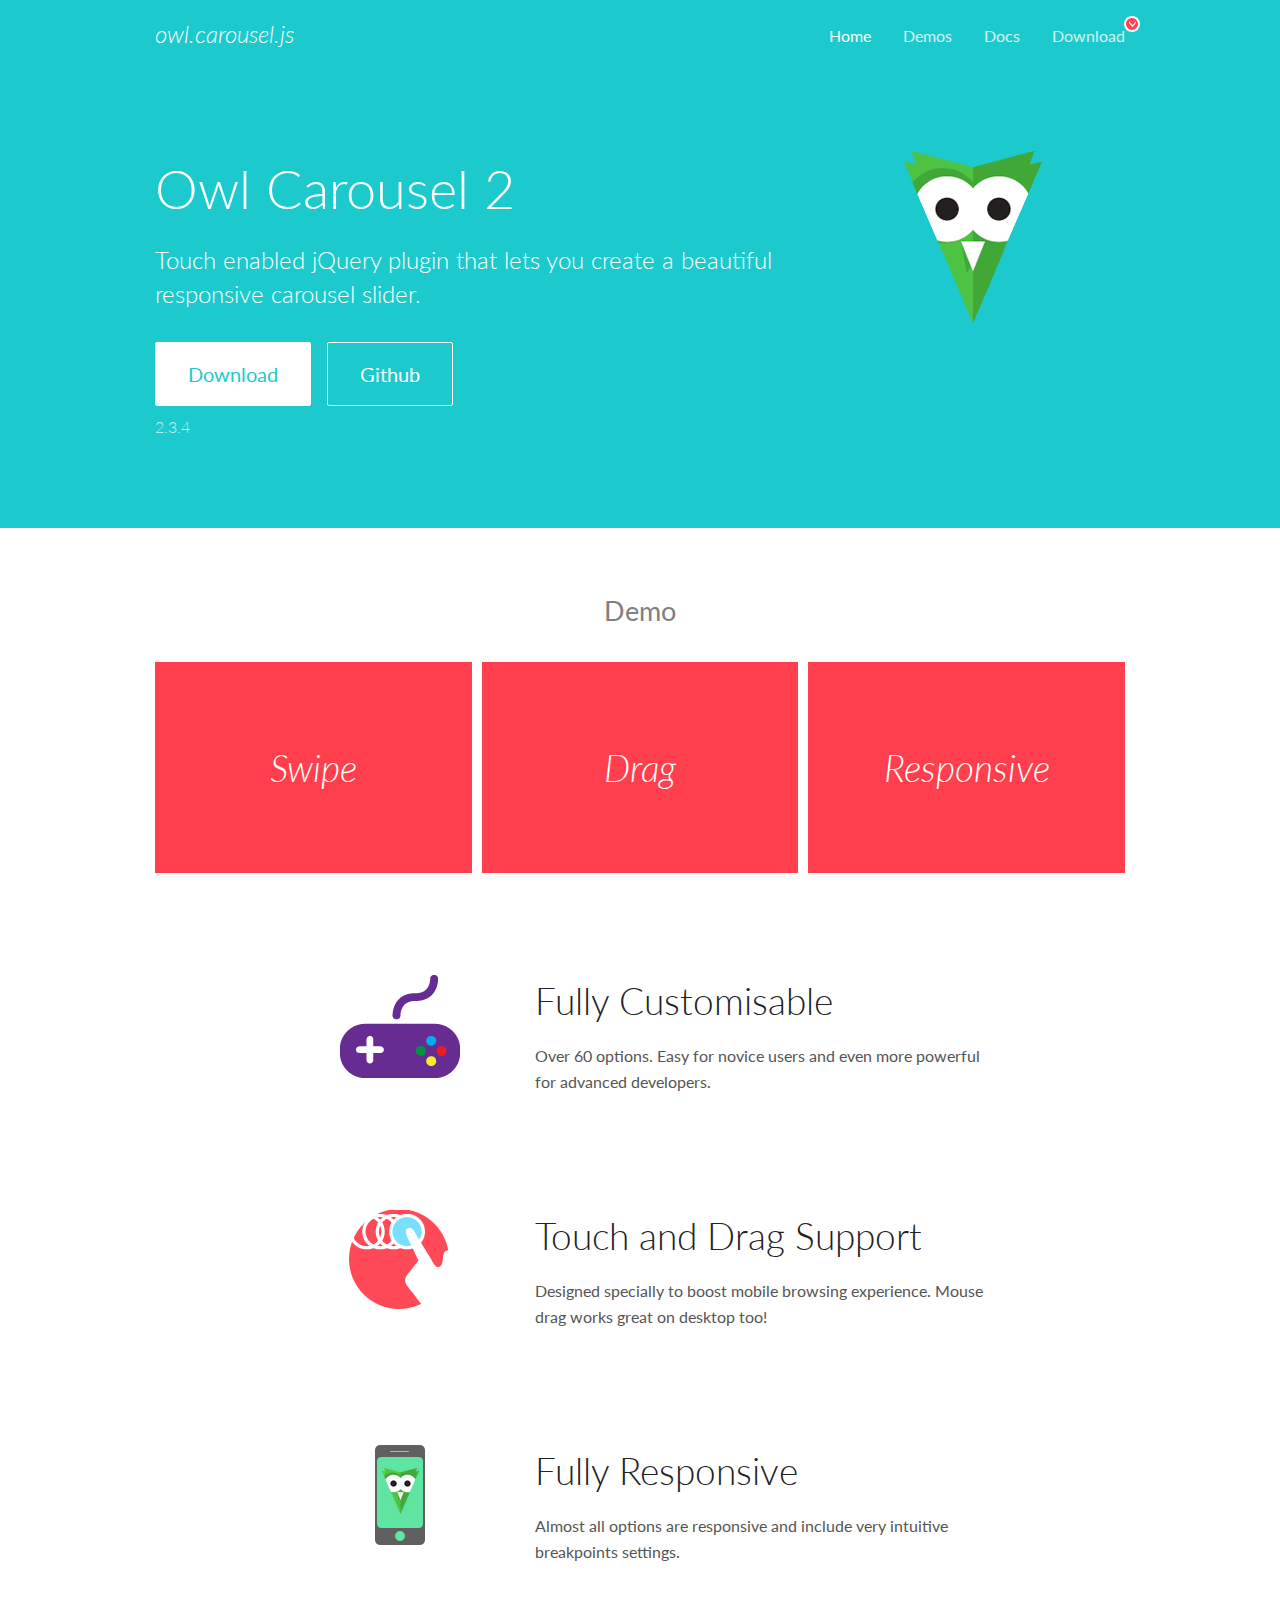
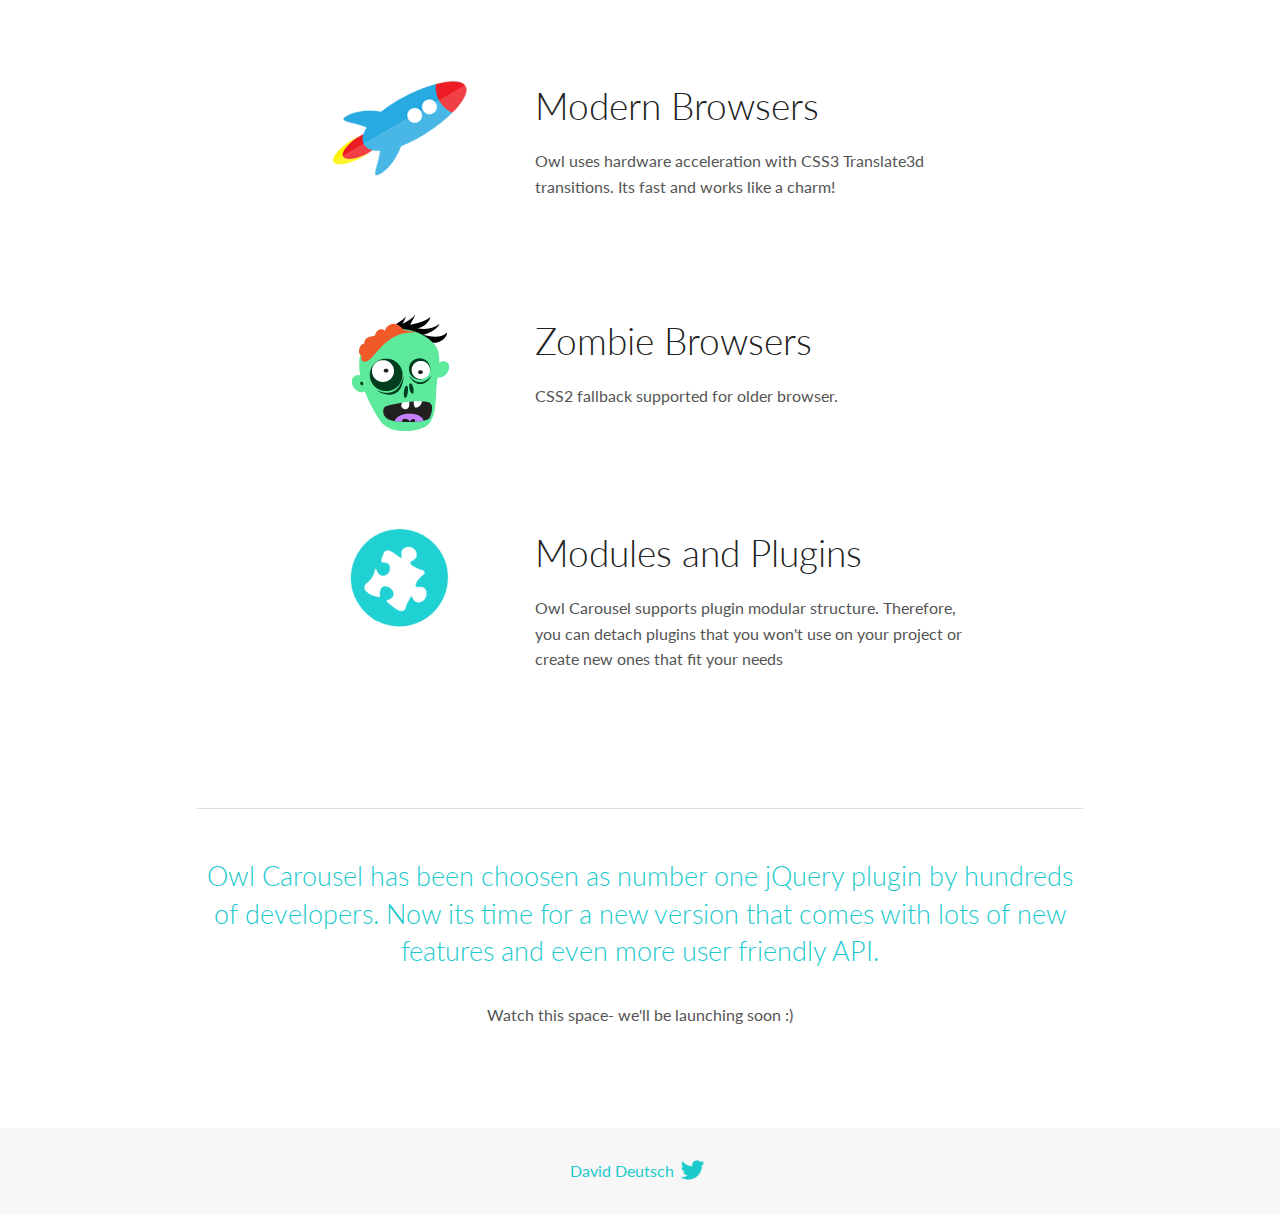
<file: static/owcaroulsel/OwlCarousel2-2.3.4/docs/index.html>
<!DOCTYPE html>
<html lang="en">
  <head>

    <!-- head -->
    <meta charset="utf-8">
    <meta name="msapplication-tap-highlight" content="no" />
    <meta name="viewport" content="width=device-width, initial-scale=1.0" />
    <meta name="description" content="Touch enabled jQuery plugin that lets you create beautiful responsive carousel slider.">
    <meta name="author" content="David Deutsch">
    <title>
      Home | Owl Carousel | 2.3.4
    </title>

    <!-- Stylesheets -->
    <link href='https://fonts.googleapis.com/css?family=Lato:300,400,700,400italic,300italic' rel='stylesheet' type='text/css'>
    <link rel="stylesheet" href="assets/css/docs.theme.min.css">

    <!-- Owl Stylesheets -->
    <link rel="stylesheet" href="assets/owlcarousel/assets/owl.carousel.min.css">
    <link rel="stylesheet" href="assets/owlcarousel/assets/owl.theme.default.min.css">

    <!-- HTML5 shim and Respond.js IE8 support of HTML5 elements and media queries -->

    <!--[if lt IE 9]>
      <script src="https://oss.maxcdn.com/libs/html5shiv/3.7.0/html5shiv.js"></script>
      <script src="https://oss.maxcdn.com/libs/respond.js/1.3.0/respond.min.js"></script>
    <![endif]-->

    <!-- Favicons -->
    <link rel="apple-touch-icon-precomposed" sizes="144x144" href="assets/ico/apple-touch-icon-144-precomposed.png">
    <link rel="shortcut icon" href="assets/ico/favicon.png">
    <link rel="shortcut icon" href="favicon.ico">

    <!-- Yeah i know js should not be in header. Its required for demos.-->

    <!-- javascript -->
    <script src="assets/vendors/jquery.min.js"></script>
    <script src="assets/owlcarousel/owl.carousel.js"></script>
  </head>
  <body>

    <!-- header -->
    <header class="header">
      <div class="row">
        <div class="large-12 columns">
          <div class="brand left">
            <h3>
              <a href="/OwlCarousel2/">owl.carousel.js</a> 
            </h3>
          </div>
          <a id="toggle-nav" class="right">
            <span></span> <span></span> <span></span> 
          </a> 
          <div class="nav-bar">
            <ul class="clearfix">
              <li class="active">
                <a href="/OwlCarousel2/index.html">Home</a> 
              </li>
              <li> <a href="/OwlCarousel2/demos/demos.html">Demos</a>  </li>
              <li> <a href="/OwlCarousel2/docs/started-welcome.html">Docs</a>  </li>
              <li>
                <a href="https://github.com/OwlCarousel2/OwlCarousel2/archive/2.3.4.zip">Download</a> 
                <span class="download"></span> 
              </li>
            </ul>
          </div>
        </div>
      </div>
    </header>

    <!-- home panel -->
    <section id="hero">
      <div class="row">
        <div class="large-8 medium-8 columns">
          <h1>Owl Carousel 2</h1>
          <h4>Touch enabled jQuery plugin that lets you create a beautiful responsive carousel slider.</h4>
          <a href="https://github.com/OwlCarousel2/OwlCarousel2/archive/2.3.4.zip" class="hero-button">Download</a> 
          <a href="https://github.com/OwlCarousel2/OwlCarousel2" class="hero-button outline">Github</a> 
          <p>2.3.4</p>
        </div>
        <div class="large-4 medium-4 columns">
          <img class="owl-logo" src="assets/img/owl-logo.png" alt="mr. Owl">
        </div>
      </div>
    </section>

    <!-- body -->
    <div class="home-demo">
      <div class="row">
        <div class="large-12 columns">
          <h3>Demo</h3>
          <div class="owl-carousel">
            <div class="item">
              <h2>Swipe</h2>
            </div>
            <div class="item">
              <h2>Drag</h2>
            </div>
            <div class="item">
              <h2>Responsive</h2>
            </div>
            <div class="item">
              <h2>CSS3</h2>
            </div>
            <div class="item">
              <h2>Fast</h2>
            </div>
            <div class="item">
              <h2>Easy</h2>
            </div>
            <div class="item">
              <h2>Free</h2>
            </div>
            <div class="item">
              <h2>Upgradable</h2>
            </div>
            <div class="item">
              <h2>Tons of options</h2>
            </div>
            <div class="item">
              <h2>Infinity</h2>
            </div>
            <div class="item">
              <h2>Auto Width</h2>
            </div>
          </div>
        </div>
      </div>
    </div>
    <script>
      var owl = $('.owl-carousel');
      owl.owlCarousel({
        margin: 10,
        loop: true,
        responsive: {
          0: {
            items: 1
          },
          600: {
            items: 2
          },
          1000: {
            items: 3
          }
        }
      })
    </script>

    <!-- features -->
    <div id="features">
      <div class="row">
        <div class="small-12 medium-9 small-centered columns">
          <section class="row feature">
            <div class="medium-4 small-12 columns">
              <img src="assets/img/feature-options.png" alt="">
            </div>
            <div class="medium-8 small-12 columns">
              <h2>Fully Customisable</h2>
              <p>Over 60 options. Easy for novice users and even more powerful for advanced developers.</p>
            </div>
          </section>
          <section class="row feature">
            <div class="medium-4 small-12 columns">
              <img src="assets/img/feature-drag.png" alt="">
            </div>
            <div class="medium-8 small-12 columns">
              <h2>Touch and Drag Support</h2>
              <p>Designed specially to boost mobile browsing experience. Mouse drag works great on desktop too!</p>
            </div>
          </section>
          <section class="row feature">
            <div class="medium-4 small-12 columns">
              <img src="assets/img/feature-responsive.png" alt="">
            </div>
            <div class="medium-8 small-12 columns">
              <h2>Fully Responsive</h2>
              <p>Almost all options are responsive and include very intuitive breakpoints settings.</p>
            </div>
          </section>
          <section class="row feature">
            <div class="medium-4 small-12 columns">
              <img src="assets/img/feature-modern.png" alt="">
            </div>
            <div class="medium-8 small-12 columns">
              <h2>Modern Browsers</h2>
              <p>Owl uses hardware acceleration with CSS3 Translate3d transitions. Its fast and works like a charm! </p>
            </div>
          </section>
          <section class="row feature">
            <div class="medium-4 small-12 columns">
              <img src="assets/img/feature-zombie.png" alt="">
            </div>
            <div class="medium-8 small-12 columns">
              <h2>Zombie Browsers</h2>
              <p>CSS2 fallback supported for older browser.</p>
            </div>
          </section>
          <section class="row feature">
            <div class="medium-4 small-12 columns">
              <img src="assets/img/feature-module.png" alt="">
            </div>
            <div class="medium-8 small-12 columns">
              <h2>Modules and Plugins</h2>
              <p>Owl Carousel supports plugin modular structure. Therefore, you can detach plugins that you won&#x27;t use on your project or create new ones that fit your needs</p>
            </div>
          </section>
        </div>
      </div>
    </div>

    <!-- footer -->
    <section id="teaser-text">
      <div class="row">
        <div class="small-12 medium-11 small-centered columns">
          <hr>
          <h3 id="owl-carousel-has-been-choosen-as-number-one-jquery-plugin-by-hundreds-of-developers-now-its-time-for-a-new-version-that-comes-with-lots-of-new-features-and-even-more-user-friendly-api-">Owl Carousel has been choosen as number one jQuery plugin by hundreds of developers. Now its time for a new version that comes with lots of new features and even more user friendly API.</h3>
          <p>Watch this space- we&#39;ll be launching soon :)</p>
        </div>
      </div>
    </section>

    <!-- footer -->
    <footer class="footer">
      <div class="row">
        <div class="large-12 columns">
          <h5>
            <a href="/OwlCarousel2/docs/support-contact.html">David Deutsch</a> 
            <a id="custom-tweet-button" href="https://twitter.com/share?url=https://github.com/OwlCarousel2/OwlCarousel2&text=Owl Carousel - This is so awesome! " target="_blank"></a> 
          </h5>
        </div>
      </div>
    </footer>

    <!-- vendors -->
    <script src="assets/vendors/highlight.js"></script>
    <script src="assets/js/app.js"></script>
  </body>
</html>
</file>
